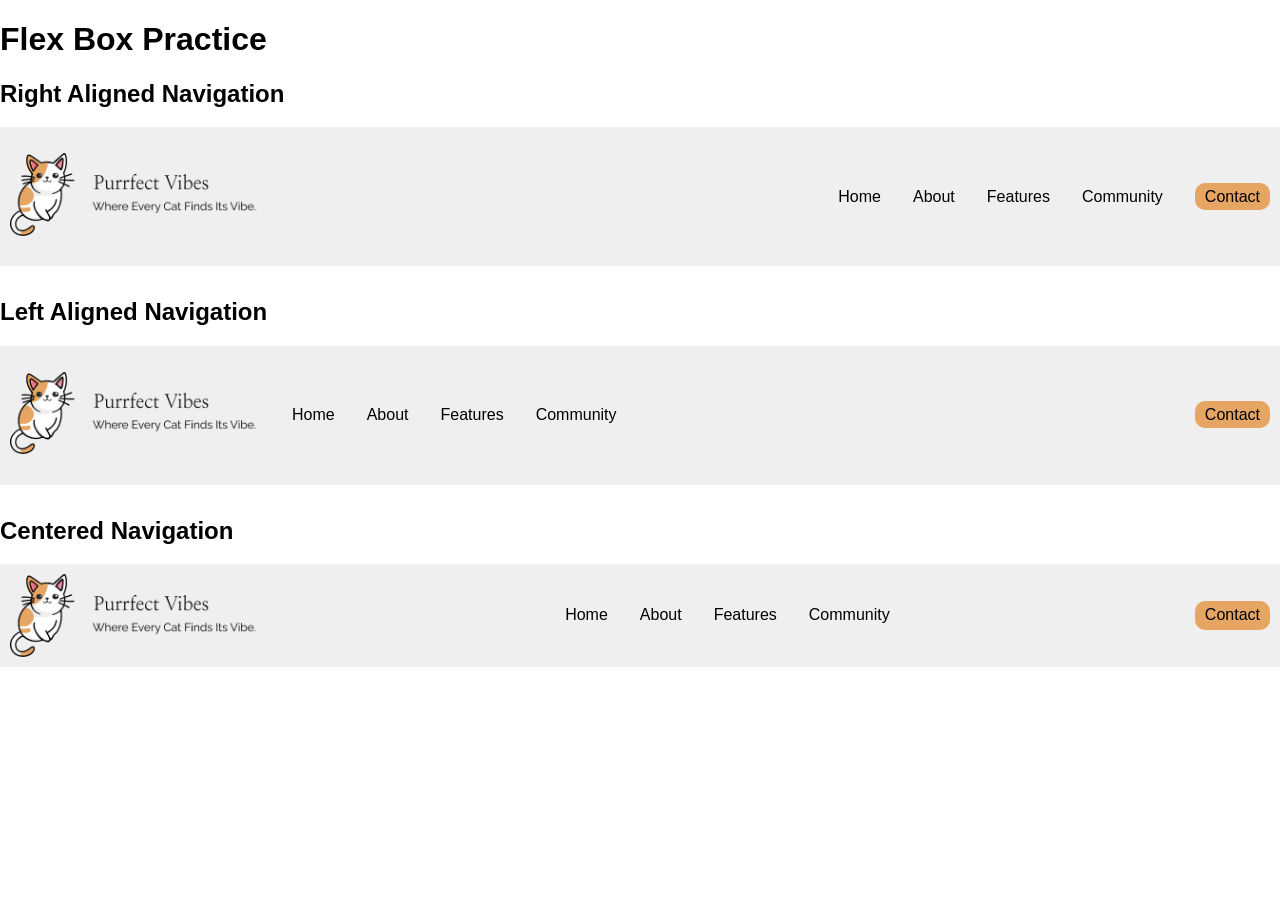
<file: beginning/part1/index.html>
<!DOCTYPE html>
<html lang="en">
<head>
    <meta charset="UTF-8">
    <meta name="viewport" content="width=device-width, initial-scale=1.0">
    <title>Flex Box Layout Practice</title>
    <link rel="stylesheet" href="css/normalize.css">
    <link rel="stylesheet" href="css/styles.css">
</head>
<body>
    <h1>Flex Box Practice</h1>
    <h2>Right Aligned Navigation</h2>
    <nav class="nav1">
        <ul>
            <li><img src="assets/logo.png" alt="logo"></li>
            <li><a href="#">Home</a></li>
            <li><a href="#">About</a></li>
            <li><a href="#">Features</a></li>
            <li><a href="#">Community</a></li>
            <li><a href="#" class="button">Contact</a></li>
        </ul>
    </nav>

    <h2>Left Aligned Navigation</h2>
    <nav class="nav2">
        <ul>
            <li><img src="assets/logo.png" alt="logo"></li>
            <li><a href="#">Home</a></li>
            <li><a href="#">About</a></li>
            <li><a href="#">Features</a></li>
            <li><a href="#">Community</a></li>
            <li><a href="#" class="button">Contact</a></li>
        </ul>
    </nav>

    <h2>Centered Navigation</h2>
    <nav class="nav3">
        <img src="assets/logo.png" alt="logo">
        <ul>
            <li><a href="#">Home</a></li>
            <li><a href="#">About</a></li>
            <li><a href="#">Features</a></li>
            <li><a href="#">Community</a></li>
        </ul>
        <a href="#" class="button">Contact</a>
    </nav>
</body>
</html>
</file>
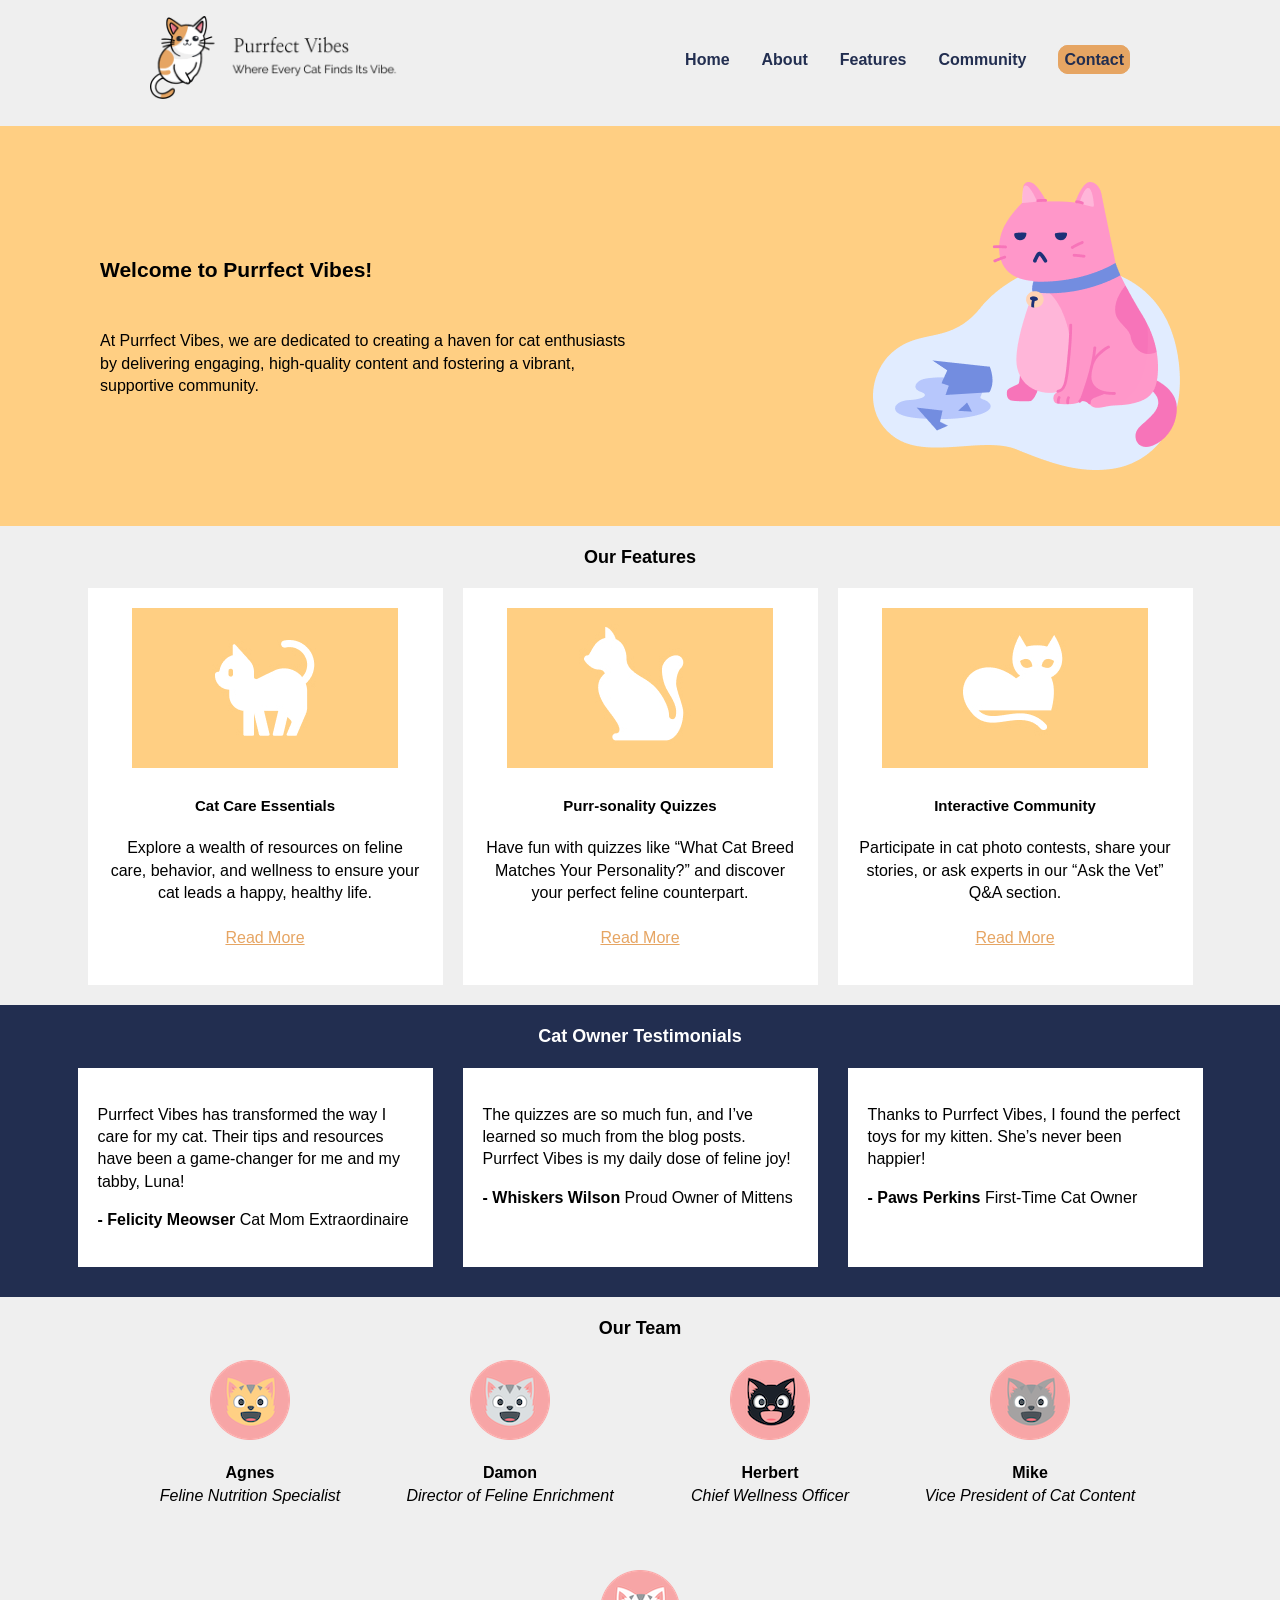
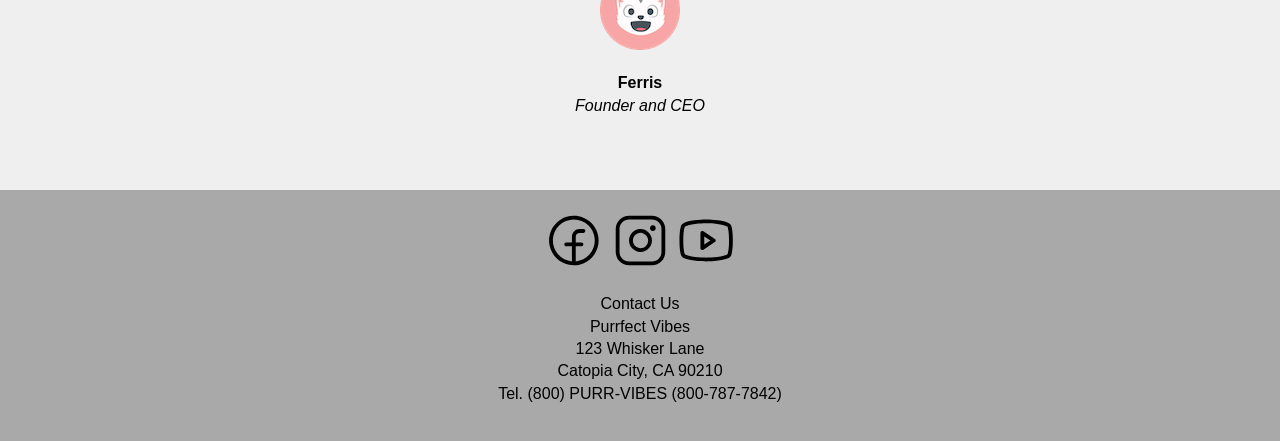
<file: beginning/part2/index.html>
<!DOCTYPE html>
<html lang="en">
<head>
    <meta charset="utf-8">
    <title>Welcome to Purrfect Vibes - Flexible Box</title>
    <link rel="stylesheet" href="css/normalize.css">
    <link rel="stylesheet" href="css/styles.css">
</head>
<body>
    <nav>
        <ul>
            <li><img src="images/logo.png" alt="logo"></li>
            <li><a href="#">Home</a></li>
            <li><a href="#">About</a></li>
            <li><a href="#">Features</a></li>
            <li><a href="#">Community</a></li>
            <li><a href="#" class="button">Contact</a></li>
        </ul>
    </nav>

    <section class="hero-container">
        <div class="hero-text">
            <h1>Welcome to Purrfect Vibes!</h1>
            &nbsp;
            <p>At Purrfect Vibes, we are dedicated to creating a haven for cat enthusiasts by delivering engaging, high-quality content and fostering a vibrant, supportive community.</p>
        </div>
        <img src="images/hero-cat.png" alt="hero cat">
    </section>
    
    <section class="feature-container">
        <h2>Our Features</h2>
        <div class="feature-block">
                <img src="images/cat-care.jpg" alt="cat care">
                <h3>Cat Care Essentials</h3>
                <p>Explore a wealth of resources on feline care, behavior, and wellness to ensure your cat leads a happy, healthy life.<br><br>
                <a href="/features.html">Read More</a></p>
        </div>
        <div class="feature-block">
                <img src="images/cat-quizzes.jpg" alt="cat quizzes">
                <h3>Purr-sonality Quizzes</h3>
                <p>Have fun with quizzes like “What Cat Breed Matches Your Personality?” and discover your perfect feline counterpart.<br><br>
                <a href="/features.html">Read More</a></p>
        </div>
        <div class="feature-block">
                <img src="images/cat-community.jpg" alt="cat community">
                <h3>Interactive Community</h3>
                <p>Participate in cat photo contests, share your stories, or ask experts in our “Ask the Vet” Q&A section.<br><br>
                <a href="/features.html">Read More</a></p>
        </div>
       
    </section> 
    <section class="testimonial-container">
            <h2>Cat Owner Testimonials</h2>
            <div class="testimonial-block">
                <p>Purrfect Vibes has transformed the way I care for my cat. Their tips and resources have been a game-changer for me and my tabby, Luna!</p>
                <p><strong>- Felicity Meowser</strong>
                    Cat Mom Extraordinaire</p>
            </div>
            <div class="testimonial-block">
                <p>The quizzes are so much fun, and I’ve learned so much from the blog posts. Purrfect Vibes is my daily dose of feline joy!</p>
                <p><strong>- Whiskers Wilson</strong>
                    Proud Owner of Mittens</p>
            </div>
            <div class="testimonial-block">
                <p>Thanks to Purrfect Vibes, I found the perfect toys for my kitten. She’s never been happier!</p>
                <p><strong>- Paws Perkins</strong>
                    First-Time Cat Owner</p>
            </div>
    </section>
    <section class="team-container">
            <h2>Our Team</h2>
            <div class="team-block">
                <img src="images/head-agnes.png" alt="Agnes">
                <p><strong>Agnes</strong><br> <em>Feline Nutrition Specialist</em></p>
            </div>
            <div class="team-block">
                <img src="images/head-damon.png" alt="Damon">
                <p><strong>Damon</strong><br> <em>Director of Feline Enrichment</em></p>
            </div>
            <div class="team-block">
                <img src="images/head-herbert.png" alt="Herbert">
                <p><strong>Herbert</strong><br><em> Chief Wellness Officer</em></p>
            </div>
            <div class="team-block">
                <img src="images/head-mike.png" alt="Mike">
                <p><strong>Mike</strong><br> <em>Vice President of Cat Content</em></p>
            </div>
            <div class="team-block">
                <img src="images/head-ferris.png" alt="Ferris">
                <p><strong>Ferris</strong><br> <em>Founder and CEO</em></p>
            </div>
    </section>
    <footer>
      <div class="social-media">
            <img src="images/facebook.svg" alt="Facebook">
            <img src="images/instagram.svg" alt="Instagram">
            <img src="images/youtube.svg" alt="Youtube">
      </div>
        <div class="contact-info">
            <p></p>Contact Us<br>
            Purrfect Vibes<br>
            123 Whisker Lane<br>
            Catopia City, CA 90210<br>
            Tel. (800) PURR-VIBES (800-787-7842)</p>
        </div class="contact-info">
    </footer>
    
    
</body>
</html>
</file>
<file: beginning/part1/css/styles.css>
body {
    font-size: 16px;
    font-family: Verdana, Geneva, Tahoma, sans-serif;
}
a {
    text-decoration: none;
    color: #000
}
a:hover {
    color: #e6a563;
}
nav {
    background-color: #efefef;
    padding: 10px;
    margin-bottom: 2em;
}
nav img {
    width: 250px;
}
nav ul {
    list-style-type: none;
}
.button {
    background-color: #e6a563;
    border-radius: 10px;
    padding: 5px 10px;
}

.nav1 ul {
    display: flex;
    justify-content: flex-end;
    align-items: center;
    gap: 2em;
    padding: 0;
}

.nav1 li:first-child {
    margin-right: auto;
}

.nav2 ul {
    display: flex;
    justify-content: flex-start;
    align-items: center;
    gap: 2em;
    padding: 0;
}

.nav2 li:last-child {
    margin-left: auto;
}

.nav3 {
    display: flex;
    align-items: center;
    justify-content: space-between;

}
.nav3 ul {
    display: flex;
    align-items: center;
    gap: 2em;
    padding: 0;
}
</file>
<file: beginning/part2/css/styles.css>
body {
    background-color: #efefef;
    font-family: Arial, Helvetica, sans-serif;
    font-size: 1em;
    line-height: 1.4em;
}
.container {
    max-width: 1200px;
    width: 100%;
    padding: 20px;
    margin: 0 auto
}
h1{
    font-size: 21px;
    font-weight: bold;
    margin-top: 20px;
    margin-bottom: 2%;
}
h2 {
    font-size: 18px;
    font-weight: bold;
    margin-top: 20px;
    margin-bottom: 20px;
    text-align: center;  
}
h3 {
    font-size: 15px;
    font-weight: bold;
    margin-top: 20px;
    margin-bottom: 20px;
}
a {
    color: #e6a563;
}
nav img {
    width: 250px;
}
nav {
    background-color: #efefef;
    height: 110px;
    position: sticky;
    top: 0;
    padding: 0 100px;
}
nav ul {
    display: flex;
    align-items: center;
    justify-content: flex-end;
    list-style-type: none;
    gap: 2em;
    padding: 0 50px;
}
nav li:first-child {
    margin-right: auto;
}
nav a {
    color: #222e50;
    font-weight: bold;
    text-decoration: none;
}
nav a:hover {
    color: #e6a563;

}
.button {
    border: solid 1px #e6a563;
    background-color: #e6a563;
    padding: 5px;
    border-radius: 10px;
}
.hero-container {
    background-color: #ffcf83;
    height: 250px;
    display: flex;
    align-items: center;
    justify-content: space-between;
    padding: 75px 100px;
}
.hero-text {
width: 50%;
}
.hero img {
    width: 250px;
}
.feature-container {
    display: flex;
    flex-wrap: wrap;
    justify-content: center;
    gap: 20px;
    padding: 20px;
}
.feature-container h2 {
    flex-basis: 100%;
    text-align: center;
    margin: 0;
}
.feature-block {
    width: 315px;
    padding: 20px;
    text-align: center;
    background: white;
}
.testimonial-container {
    background-color: #222e50;
    display: flex;
    flex-wrap: wrap;
    justify-content: center;
    gap: 10px;
    padding: 20px;
}
.testimonial-container h2 {
    flex-basis: 100%;
    text-align: center;
    margin: 0;
    color: #fff;
}
.testimonial-block {
    width: 315px;
    padding: 20px;
    margin:10px;
    background-color: #fff;
}
.team-container {
    display: flex;
    flex-wrap: wrap;
    justify-content: center;
    align-items: center;
    gap: 10px;
    padding: 20px;
}
.team-container h2 {
    flex-basis: 100%;
    text-align: center;
    margin: 0; 
    margin-bottom: 10px;
}
.team-block {
    width: 250px;
    height: 200px;
    text-align: center;
}
footer {
    background-color: darkgray;
    text-align: center;
    padding: 20px;
    display: flex;
    flex-wrap: wrap;
    justify-content: center;
    align-items: center;
}
.social-media {
    flex-basis: 100%;
    text-align: center;
}
</file>
